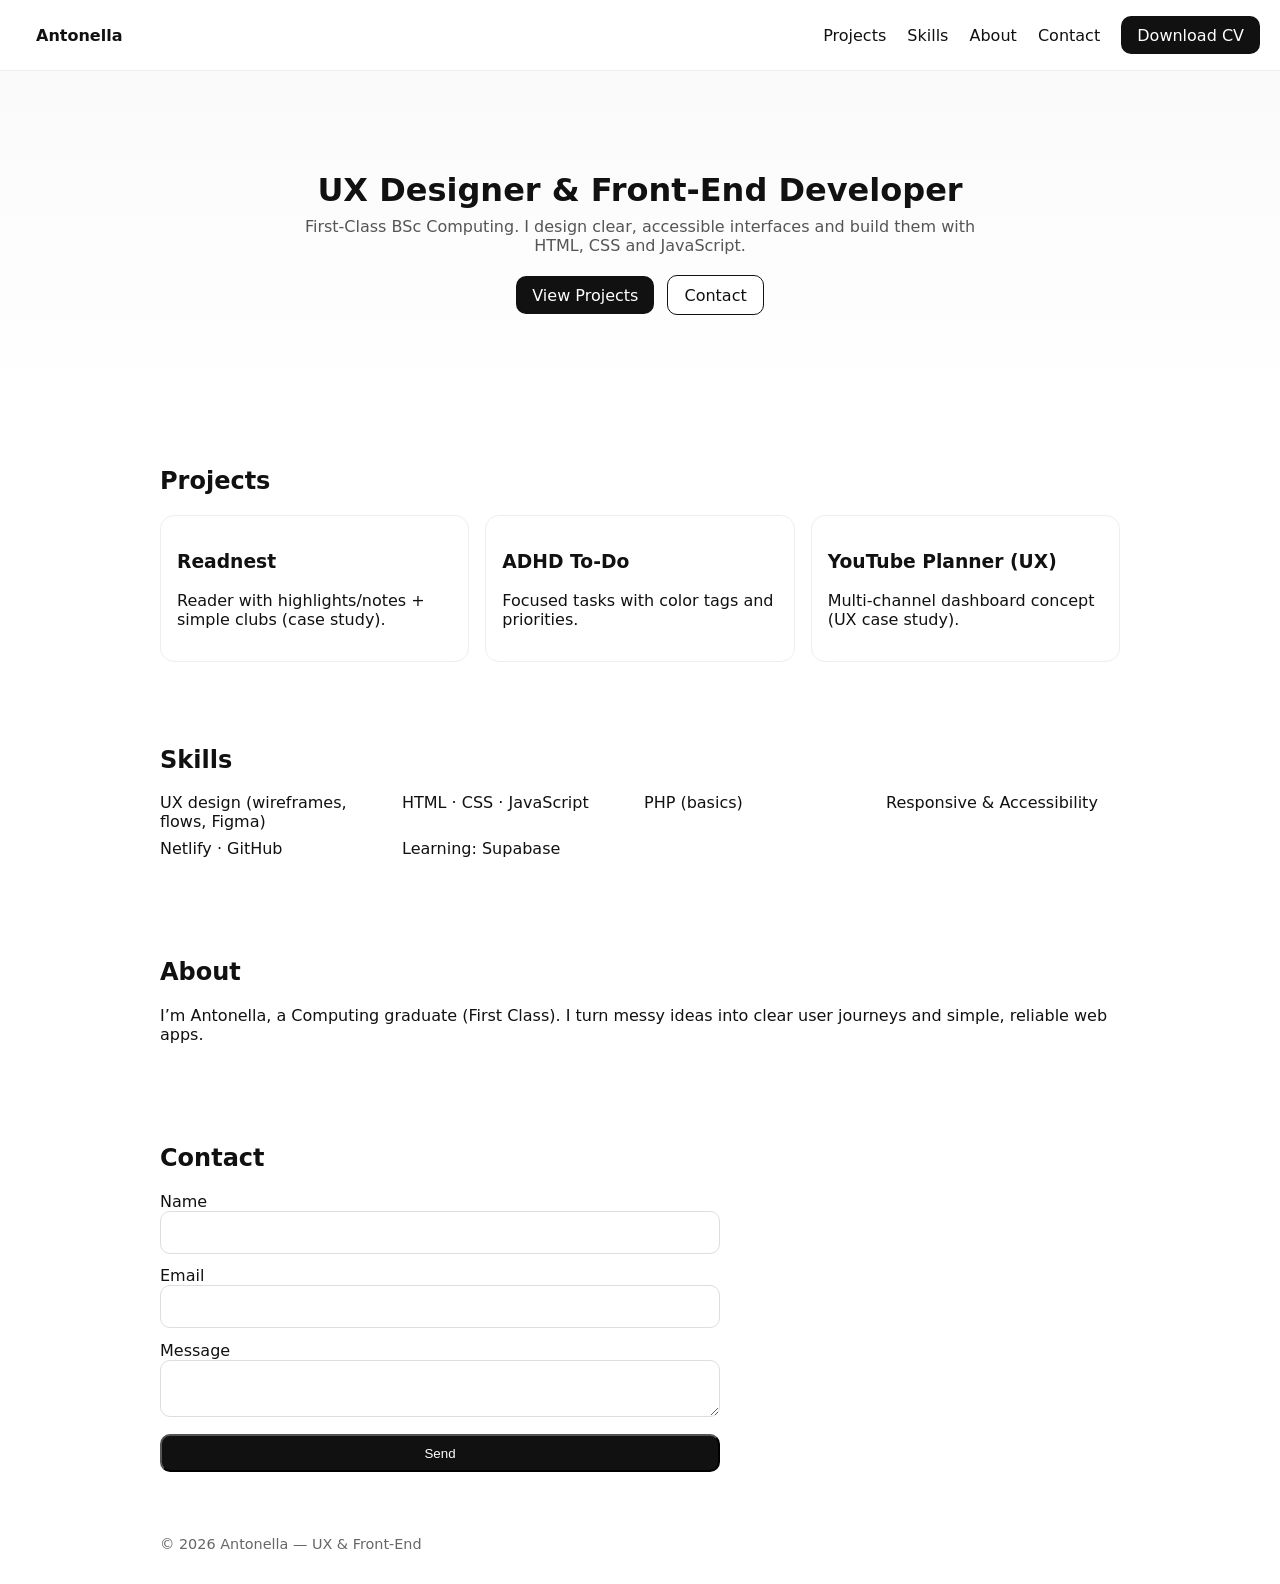
<file: index.html>
<!doctype html>
<html lang="en">
<head>
  <meta charset="utf-8" />
  <title>Antonella Akromah Portfolio Website</title>
  <meta name="viewport" content="width=device-width, initial-scale=1" />
  <link rel="stylesheet" href="styles.css" />
</head>
<body>
  <header class="nav">
    <a class="brand" href="/">Antonella</a>
    <nav>
      <a href="#projects">Projects</a>
      <a href="#skills">Skills</a>
      <a href="#about">About</a>
      <a href="#contact">Contact</a>
      <a class="btn" href="CV/Antonella-CV.docx" download>Download CV</a>
    </nav>
  </header>

  <section class="hero">
    <h1>UX Designer & Front-End Developer</h1>
    <p>First-Class BSc Computing. I design clear, accessible interfaces and build them with HTML, CSS and JavaScript.</p>
    <div class="cta">
      <a class="btn" href="#projects">View Projects</a>
      <a class="btn ghost" href="#contact">Contact</a>
    </div>
  </section>

  <section id="projects" class="wrap">
    <h2>Projects</h2>
    <div class="grid">
      <a class="card" href="projects/readnest.html">
        <h3>Readnest</h3>
        <p>Reader with highlights/notes + simple clubs (case study).</p>
      </a>
      <a class="card" href="projects/todo.html">
        <h3>ADHD To-Do</h3>
        <p>Focused tasks with color tags and priorities.</p>
      </a>
      <a class="card" href="projects/youtube.html">
        <h3>YouTube Planner (UX)</h3>
        <p>Multi-channel dashboard concept (UX case study).</p>
      </a>
    </div>
  </section>

  <section id="skills" class="wrap">
    <h2>Skills</h2>
    <ul class="tags">
      <li>UX design (wireframes, flows, Figma)</li>
      <li>HTML · CSS · JavaScript</li>
      <li>PHP (basics)</li>
      <li>Responsive & Accessibility</li>
      <li>Netlify · GitHub</li>
      <li>Learning: Supabase</li>
    </ul>
  </section>

  <section id="about" class="wrap">
    <h2>About</h2>
    <p>I’m Antonella, a Computing graduate (First Class). I turn messy ideas into clear user journeys and simple, reliable web apps.</p>
  </section>

  <section id="contact" class="wrap">
    <h2>Contact</h2>
    <form name="contact" method="POST" data-netlify="true" netlify-honeypot="bot-field" class="form">
      <input type="hidden" name="form-name" value="contact" />
      <p class="hidden"><label>Don’t fill this out: <input name="bot-field" /></label></p>
      <label>Name <input name="name" required></label>
      <label>Email <input type="email" name="email" required></label>
      <label>Message <textarea name="message" required></textarea></label>
      <button class="btn" type="submit">Send</button>
    </form>
  </section>

  <footer class="wrap small">© <span id="y"></span> Antonella — UX & Front-End</footer>
  <script>document.getElementById('y').textContent=new Date().getFullYear()</script>
</body>
</html>
</file>
<file: styles.css>
* {
    box-sizing: border-box
}

:root {
    --ink: #111;
    --ink-2: #555;
    --bg: #fff;
    --line: #eee
}

body {
    margin: 0;
    background: var(--bg);
    color: var(--ink);
    font-family: system-ui, -apple-system, Segoe UI, Inter, Arial
}

a {
    color: inherit;
    text-decoration: none
}

.nav {
    position: sticky;
    top: 0;
    background: #fff;
    border-bottom: 1px solid var(--line);
    display: flex;
    justify-content: space-between;
    align-items: center;
    padding: 1rem 1.25rem
}

.nav a {
    margin-left: 1rem
}

.brand {
    font-weight: 700
}

.btn {
    background: var(--ink);
    color: #fff;
    padding: .6rem 1rem;
    border-radius: 10px;
    display: inline-block
}

.btn.ghost {
    background: #fff;
    color: var(--ink);
    border: 1px solid var(--ink)
}

.hero {
    padding: 6rem 1.25rem;
    text-align: center;
    background: linear-gradient(180deg, #fafafa, #fff)
}

.hero h1 {
    font-size: 2rem;
    margin: .25rem 0 .5rem
}

.hero p {
    max-width: 720px;
    margin: 0 auto 1rem;
    color: var(--ink-2)
}

.cta .btn {
    margin: .25rem
}

.wrap {
    max-width: 1000px;
    margin: 0 auto;
    padding: 2rem 1.25rem
}

.grid {
    display: grid;
    grid-template-columns: repeat(auto-fit, minmax(240px, 1fr));
    gap: 1rem;
    margin-top: 1rem
}

.card {
    border: 1px solid var(--line);
    border-radius: 14px;
    padding: 1rem;
    transition: transform .15s, box-shadow .15s
}

.card:hover {
    transform: translateY(-2px);
    box-shadow: 0 6px 18px rgba(0, 0, 0, .06)
}

.tags {
    display: grid;
    grid-template-columns: repeat(auto-fit, minmax(220px, 1fr));
    gap: .5rem;
    padding: 0;
    list-style: none
}

.form {
    display: grid;
    gap: .8rem;
    max-width: 560px
}

input,
textarea {
    width: 100%;
    padding: .8rem;
    border: 1px solid #ddd;
    border-radius: 10px
}

.hidden {
    display: none
}

.small {
    color: #666;
    font-size: .9rem
}
</file>
